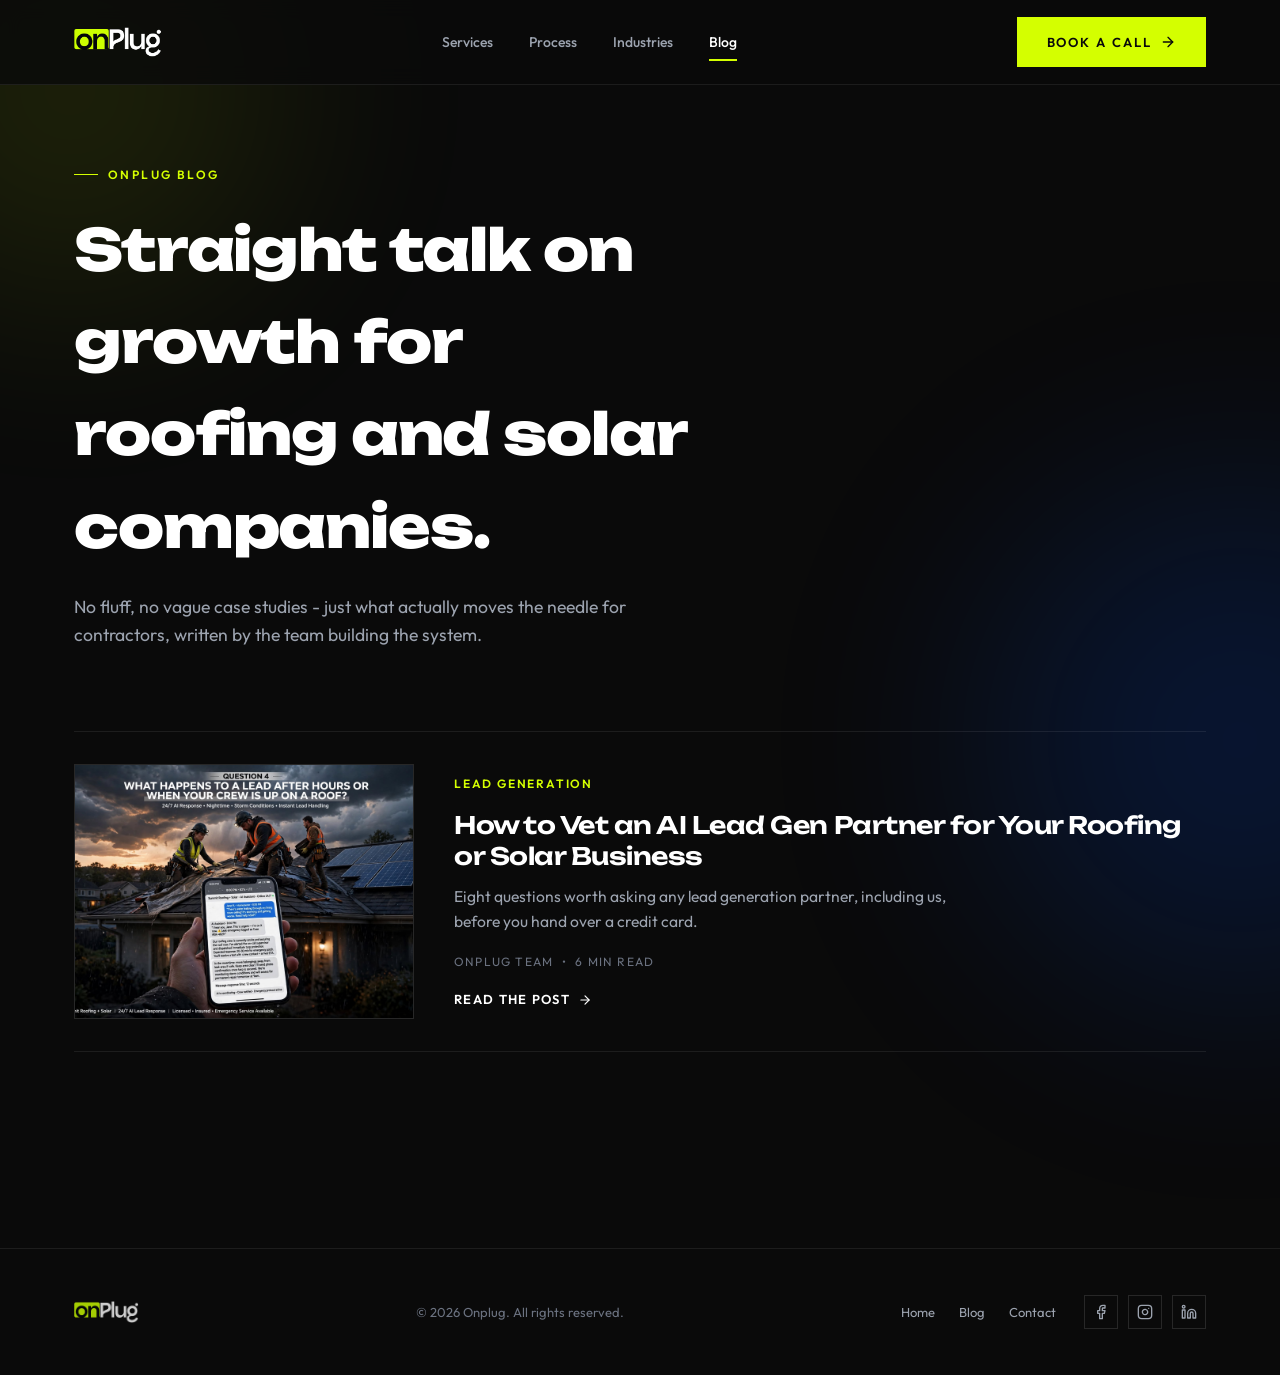
<file: blog/index.html>
<!DOCTYPE html>
<html lang="en">
  <head>
    <meta http-equiv="Content-Type" content="text/html; charset=UTF-8">
    <meta name="viewport" content="width=device-width, initial-scale=1">
    <meta name="theme-color" content="#0A0A0A">
    <meta name="robots" content="index, follow">
    <link rel="canonical" href="https://onplug.co/blog/">

    <title>Blog — OnPlug</title>
    <meta name="description" content="Straight talk on lead generation, AI agents and growth for roofing and solar companies, from the team building OnPlug.">

    <meta property="og:type" content="website">
    <meta property="og:site_name" content="OnPlug">
    <meta property="og:title" content="Blog — OnPlug">
    <meta property="og:description" content="Straight talk on lead generation, AI agents and growth for roofing and solar companies.">
    <meta property="og:url" content="https://onplug.co/blog/">
    <meta property="og:image" content="https://onplug.co/OnPlug_files/favicon-512.png">

    <link rel="icon" href="../OnPlug_files/favicon.ico" sizes="any">
    <link rel="icon" type="image/png" sizes="32x32" href="../OnPlug_files/favicon-32.png">
    <link rel="icon" type="image/png" sizes="16x16" href="../OnPlug_files/favicon-16.png">
    <link rel="apple-touch-icon" sizes="180x180" href="../OnPlug_files/apple-touch-icon.png">

    <link href="./blog.css" rel="stylesheet">
  </head>
  <body>
    <div class="glow glow-lime"></div>
    <div class="glow glow-blue"></div>

    <header class="site-header">
      <div class="container header-inner">
        <a href="../" class="logo">
          <img src="../OnPlug_files/onplug-logo.png" alt="OnPlug">
        </a>
        <nav class="nav-links">
          <a href="../#services">Services</a>
          <a href="../#process">Process</a>
          <a href="../#industries">Industries</a>
          <a href="./" class="active">Blog</a>
        </nav>
        <div class="header-actions">
          <a href="../#contact" class="btn-primary">
            Book a Call
            <svg viewBox="0 0 24 24" fill="none" stroke="currentColor" stroke-width="2" stroke-linecap="round" stroke-linejoin="round"><line x1="5" y1="12" x2="19" y2="12"></line><polyline points="12 5 19 12 12 19"></polyline></svg>
          </a>
          <button class="mobile-toggle" aria-label="Menu" aria-expanded="false" aria-controls="mobilePanel">
            <svg class="icon-menu" width="18" height="18" viewBox="0 0 24 24" fill="none" stroke="currentColor" stroke-width="2" stroke-linecap="round"><line x1="3" y1="6" x2="21" y2="6"></line><line x1="3" y1="12" x2="21" y2="12"></line><line x1="3" y1="18" x2="21" y2="18"></line></svg>
            <svg class="icon-close" width="18" height="18" viewBox="0 0 24 24" fill="none" stroke="currentColor" stroke-width="2" stroke-linecap="round"><line x1="18" y1="6" x2="6" y2="18"></line><line x1="6" y1="6" x2="18" y2="18"></line></svg>
          </button>
        </div>
      </div>
      <nav class="mobile-panel" id="mobilePanel">
        <a href="../#services">Services</a>
        <a href="../#process">Process</a>
        <a href="..#industries">Industries</a>
        <a href="./" class="active">Blog</a>
        <a href="../#contact" class="btn-primary">
          Book a Call
          <svg viewBox="0 0 24 24" fill="none" stroke="currentColor" stroke-width="2" stroke-linecap="round" stroke-linejoin="round"><line x1="5" y1="12" x2="19" y2="12"></line><polyline points="12 5 19 12 12 19"></polyline></svg>
        </a>
      </nav>
    </header>

    <main>
      <section class="blog-hero">
        <div class="container">
          <span class="eyebrow">OnPlug Blog</span>
          <h1>Straight talk on growth for roofing and solar companies.</h1>
          <p>No fluff, no vague case studies - just what actually moves the needle for contractors, written by the team building the system.</p>
        </div>
      </section>

      <section class="post-grid">
        <div class="container">
          <a href="./how-to-vet-an-ai-lead-gen-partner.html" class="post-card">
            <div class="thumb">
              <img src="images/question-4.jpg" alt="A roofing crew works at dusk while a homeowner's phone shows a 24/7 AI assistant responding to an emergency leak report.">
            </div>
            <div>
              <span class="cat">Lead Generation</span>
              <h2>How to Vet an AI Lead Gen Partner for Your Roofing or Solar Business</h2>
              <p class="excerpt">Eight questions worth asking any lead generation partner, including us, before you hand over a credit card.</p>
              <div class="meta">OnPlug Team &nbsp;•&nbsp; 6 min read</div>
              <span class="read-link">
                Read the post
                <svg viewBox="0 0 24 24" fill="none" stroke="currentColor" stroke-width="2" stroke-linecap="round" stroke-linejoin="round"><line x1="5" y1="12" x2="19" y2="12"></line><polyline points="12 5 19 12 12 19"></polyline></svg>
              </span>
            </div>
          </a>
        </div>
      </section>
    </main>

    <footer class="site-footer">
      <div class="container footer-inner">
        <img src="../OnPlug_files/onplug-logo.png" alt="OnPlug">
        <p class="footer-copy">&copy; <span id="year"></span> Onplug. All rights reserved.</p>
        <div class="footer-right">
          <div class="footer-links">
            <a href="../">Home</a>
            <a href="./">Blog</a>
            <a href="../#contact">Contact</a>
          </div>
          <div class="footer-social">
            <a href="https://facebook.com/onplugcoph" target="_blank" rel="noopener noreferrer" aria-label="OnPlug on Facebook">
              <svg viewBox="0 0 24 24" fill="none" stroke="currentColor" stroke-width="2" stroke-linecap="round" stroke-linejoin="round"><path d="M18 2h-3a5 5 0 0 0-5 5v3H7v4h3v8h4v-8h3l1-4h-4V7a1 1 0 0 1 1-1h3z"></path></svg>
            </a>
            <a href="https://www.instagram.com/onplugcoph" target="_blank" rel="noopener noreferrer" aria-label="OnPlug on Instagram">
              <svg viewBox="0 0 24 24" fill="none" stroke="currentColor" stroke-width="2" stroke-linecap="round" stroke-linejoin="round"><rect x="2" y="2" width="20" height="20" rx="5" ry="5"></rect><path d="M16 11.37A4 4 0 1 1 12.63 8 4 4 0 0 1 16 11.37z"></path><line x1="17.5" y1="6.5" x2="17.51" y2="6.5"></line></svg>
            </a>
            <a href="https://www.linkedin.com/company/synergistus" target="_blank" rel="noopener noreferrer" aria-label="OnPlug on LinkedIn">
              <svg viewBox="0 0 24 24" fill="none" stroke="currentColor" stroke-width="2" stroke-linecap="round" stroke-linejoin="round"><path d="M16 8a6 6 0 0 1 6 6v7h-4v-7a2 2 0 0 0-2-2 2 2 0 0 0-2 2v7h-4v-7a6 6 0 0 1 6-6z"></path><rect x="2" y="9" width="4" height="12"></rect><circle cx="4" cy="4" r="2"></circle></svg>
            </a>
          </div>
        </div>
      </div>
    </footer>

    <script>
      document.getElementById('year').textContent = new Date().getFullYear();

      var navToggle = document.querySelector('.mobile-toggle');
      var navPanel = document.getElementById('mobilePanel');
      function closeNav() {
        navPanel.classList.remove('open');
        navToggle.setAttribute('aria-expanded', 'false');
      }
      navToggle.addEventListener('click', function () {
        var isOpen = navPanel.classList.toggle('open');
        navToggle.setAttribute('aria-expanded', isOpen ? 'true' : 'false');
      });
      navPanel.querySelectorAll('a').forEach(function (link) {
        link.addEventListener('click', closeNav);
      });
      window.addEventListener('resize', function () {
        if (window.innerWidth > 760) closeNav();
      });
    </script>
  </body>
</html>
</file>
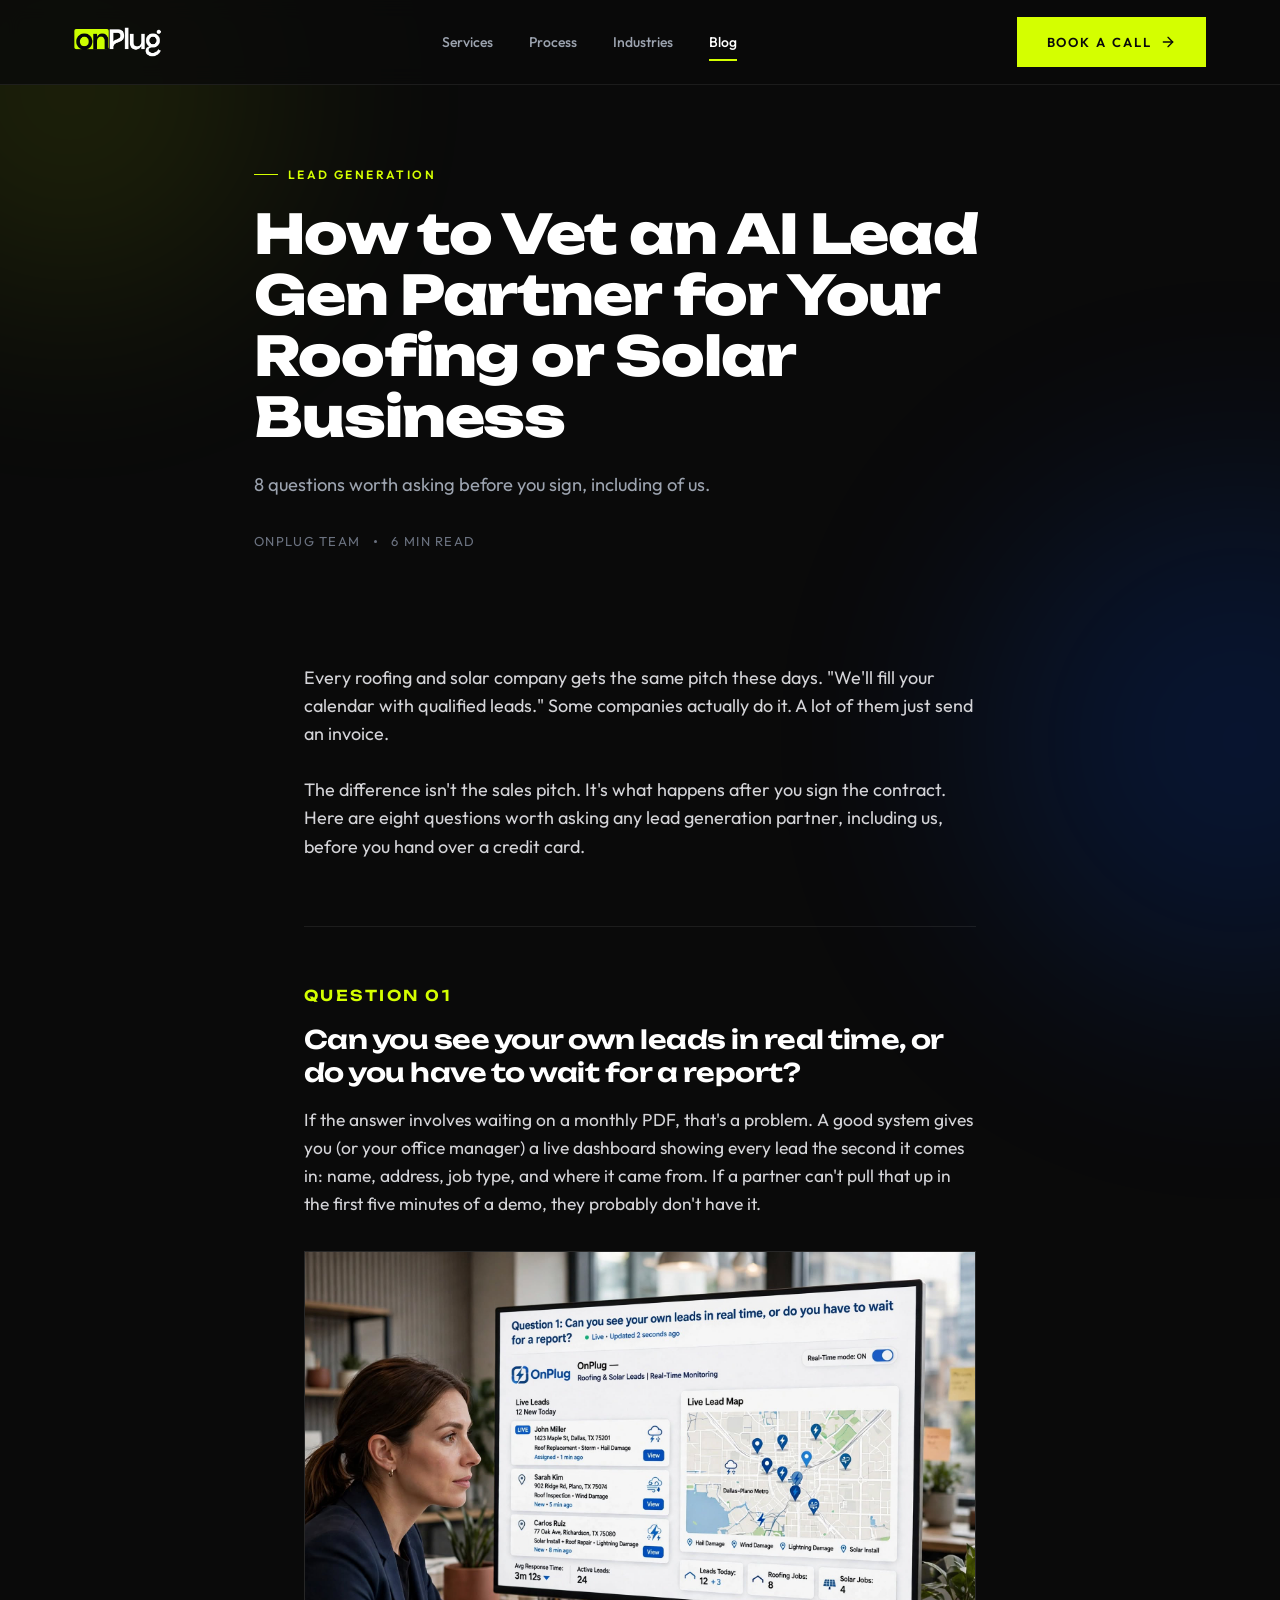
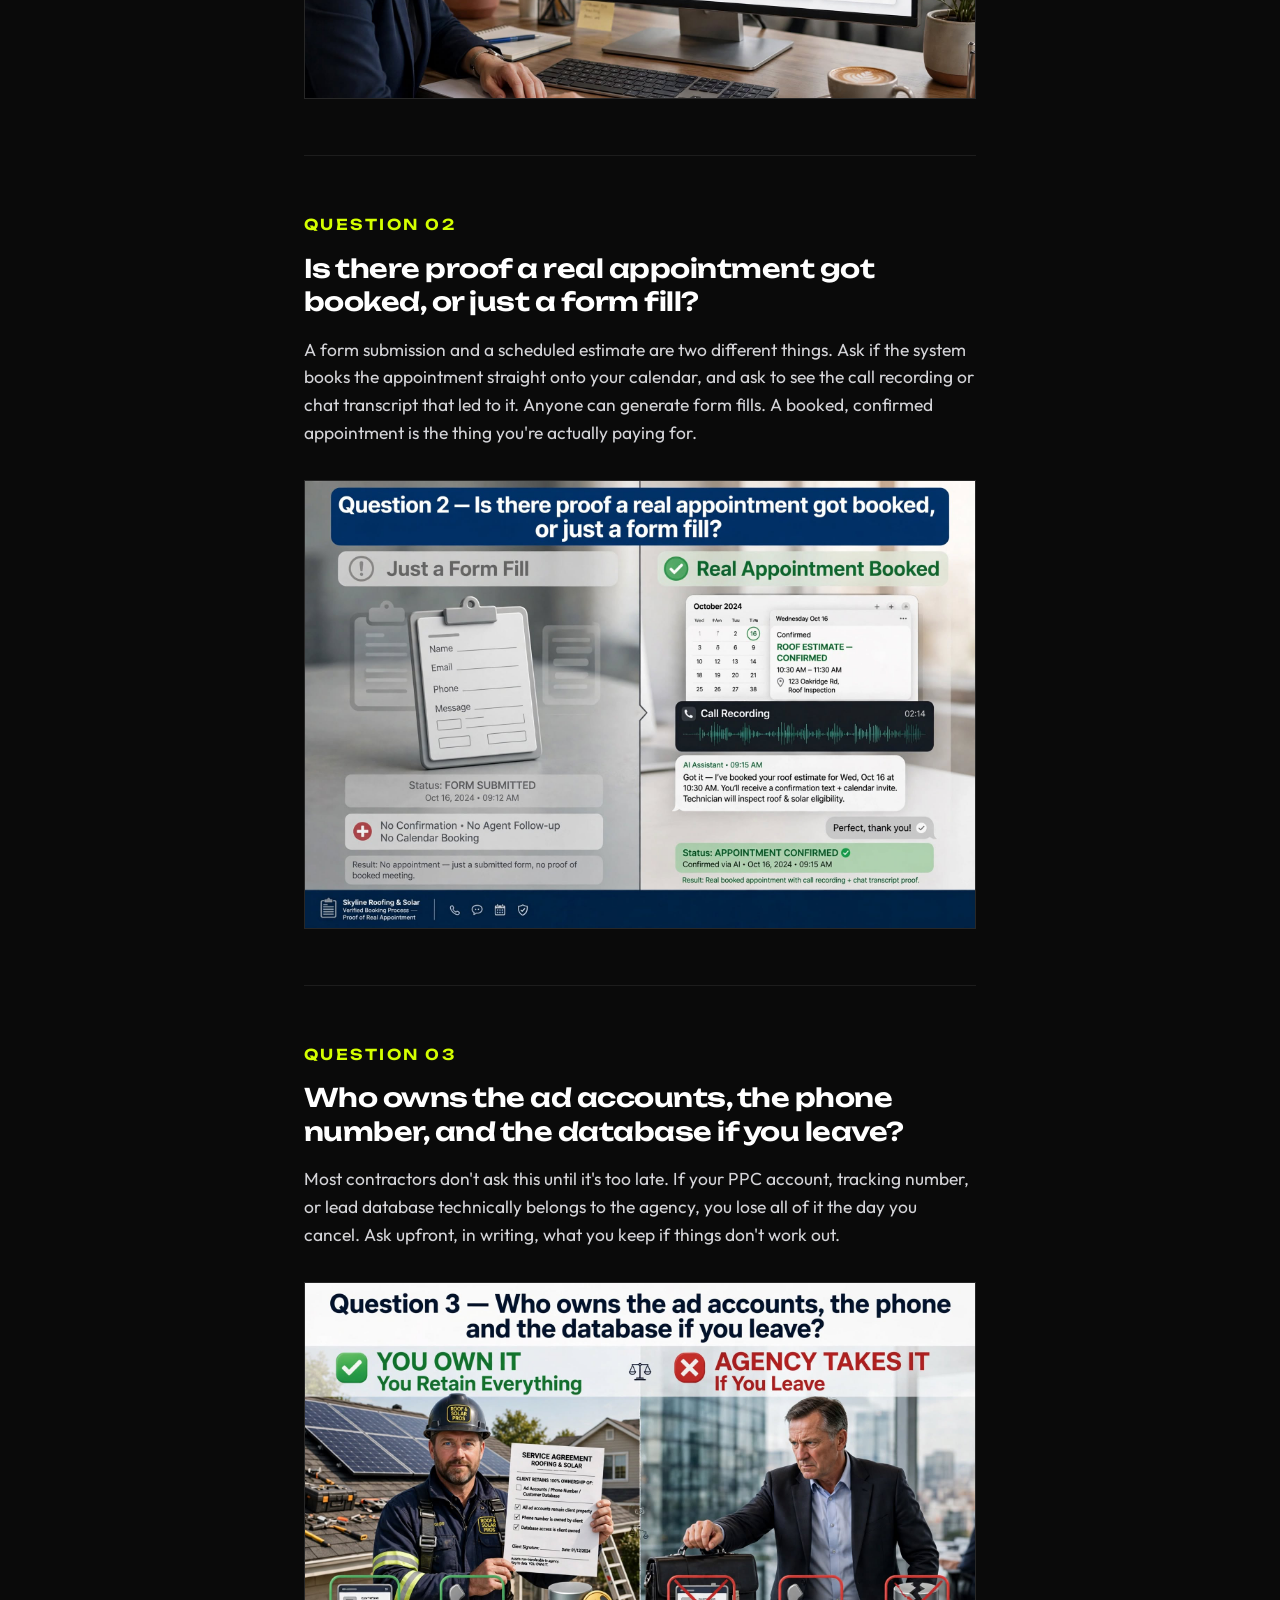
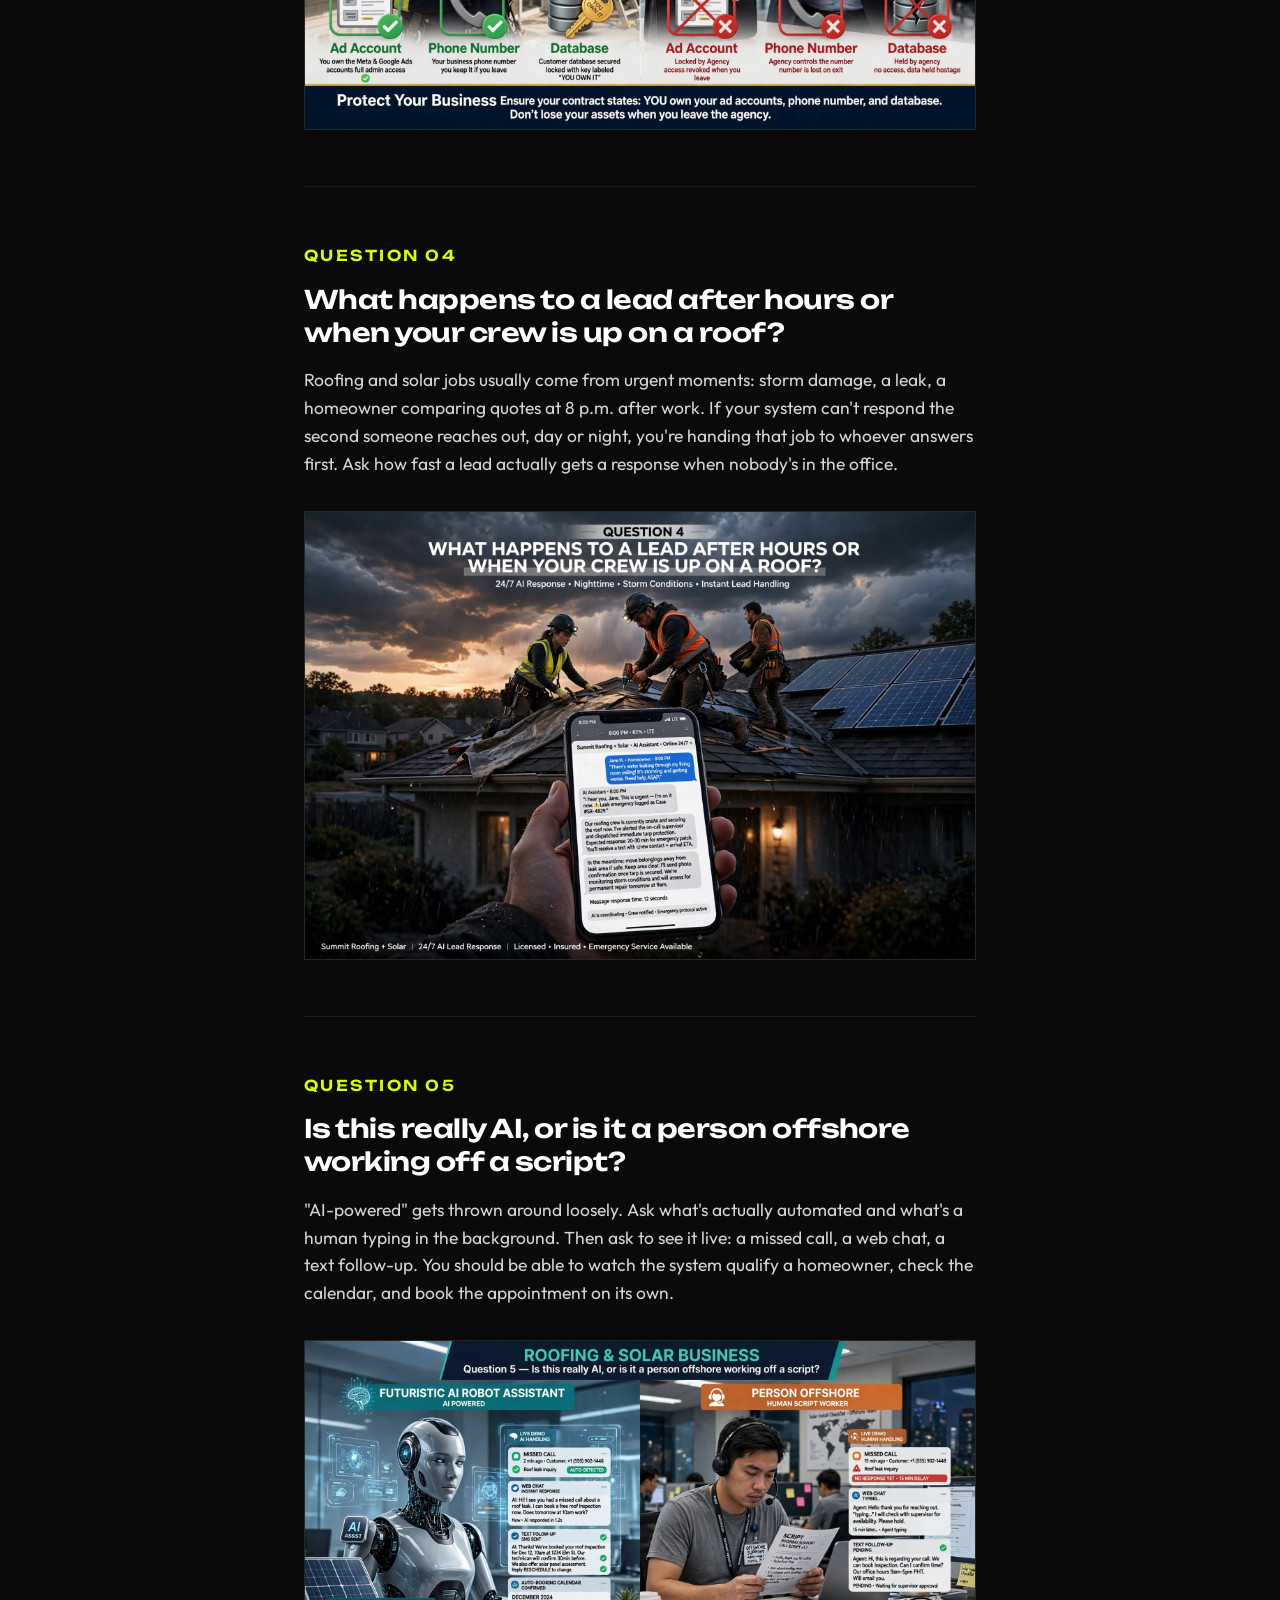
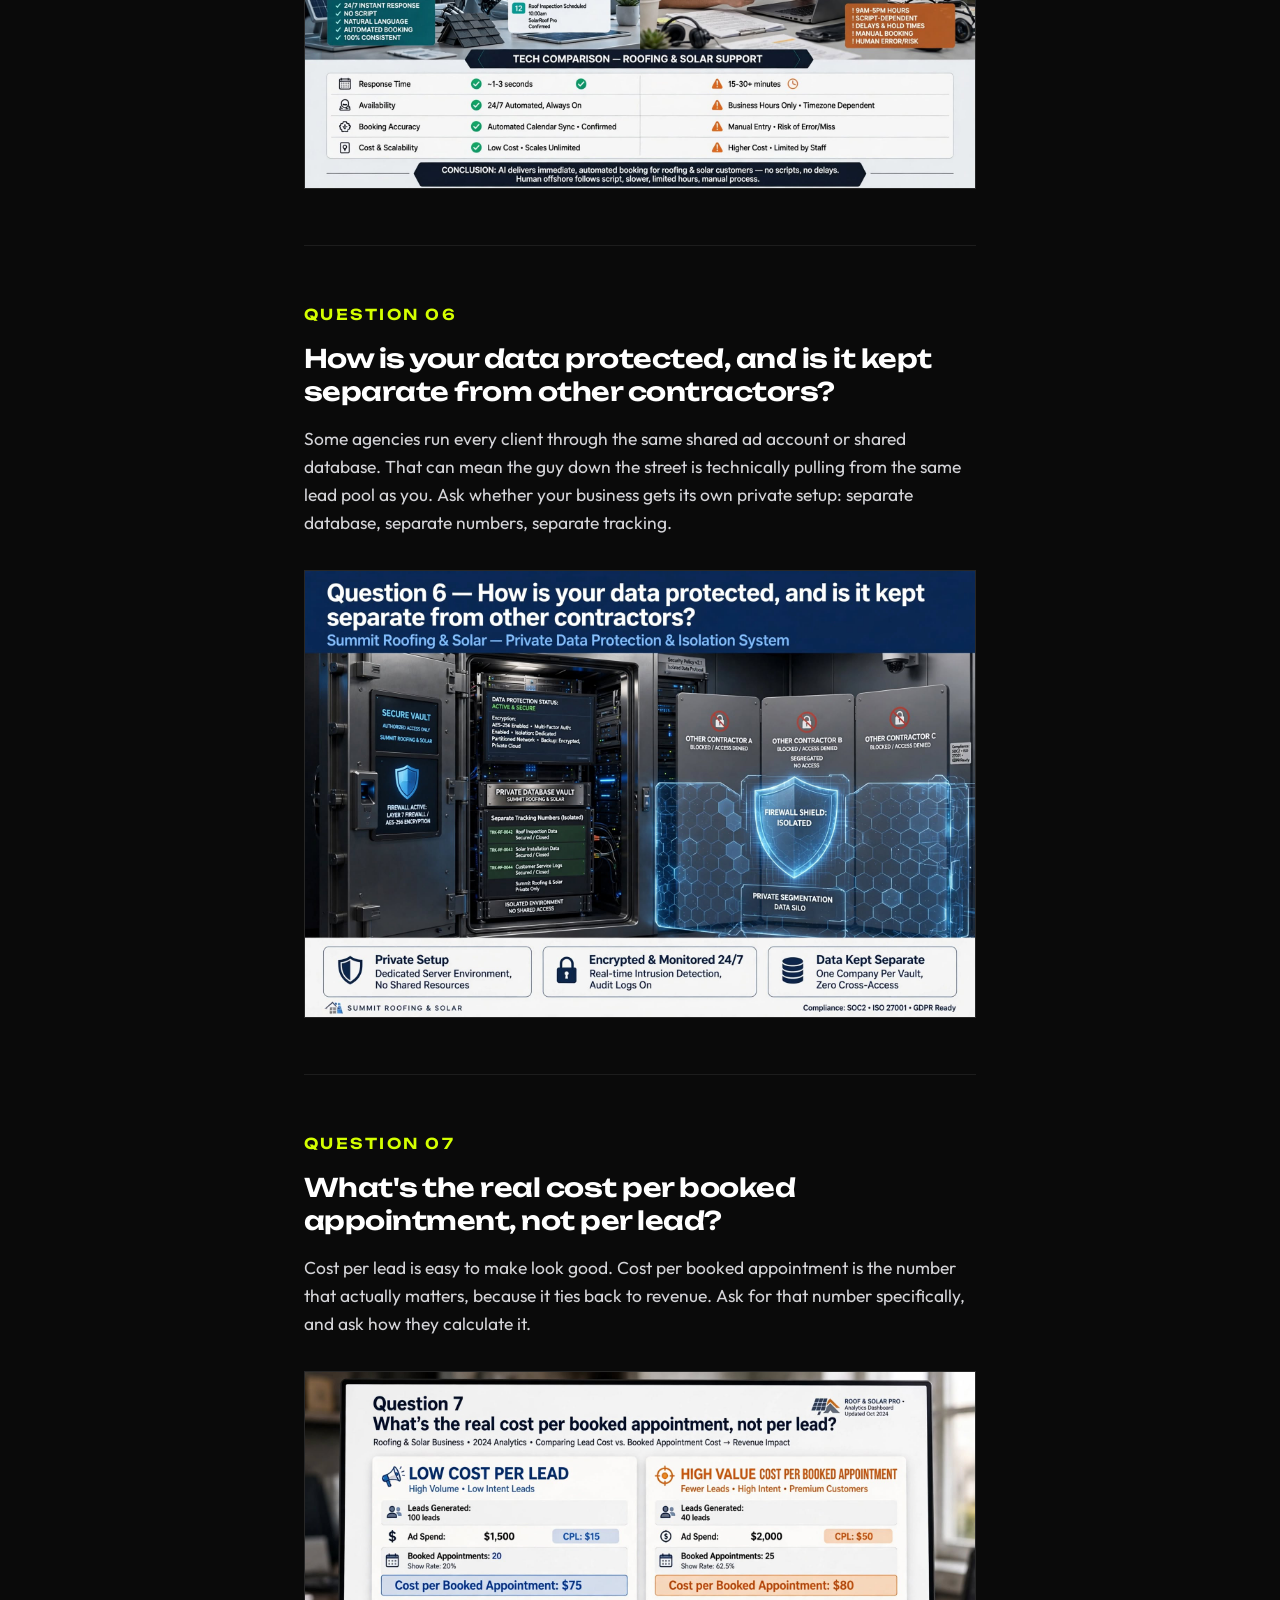
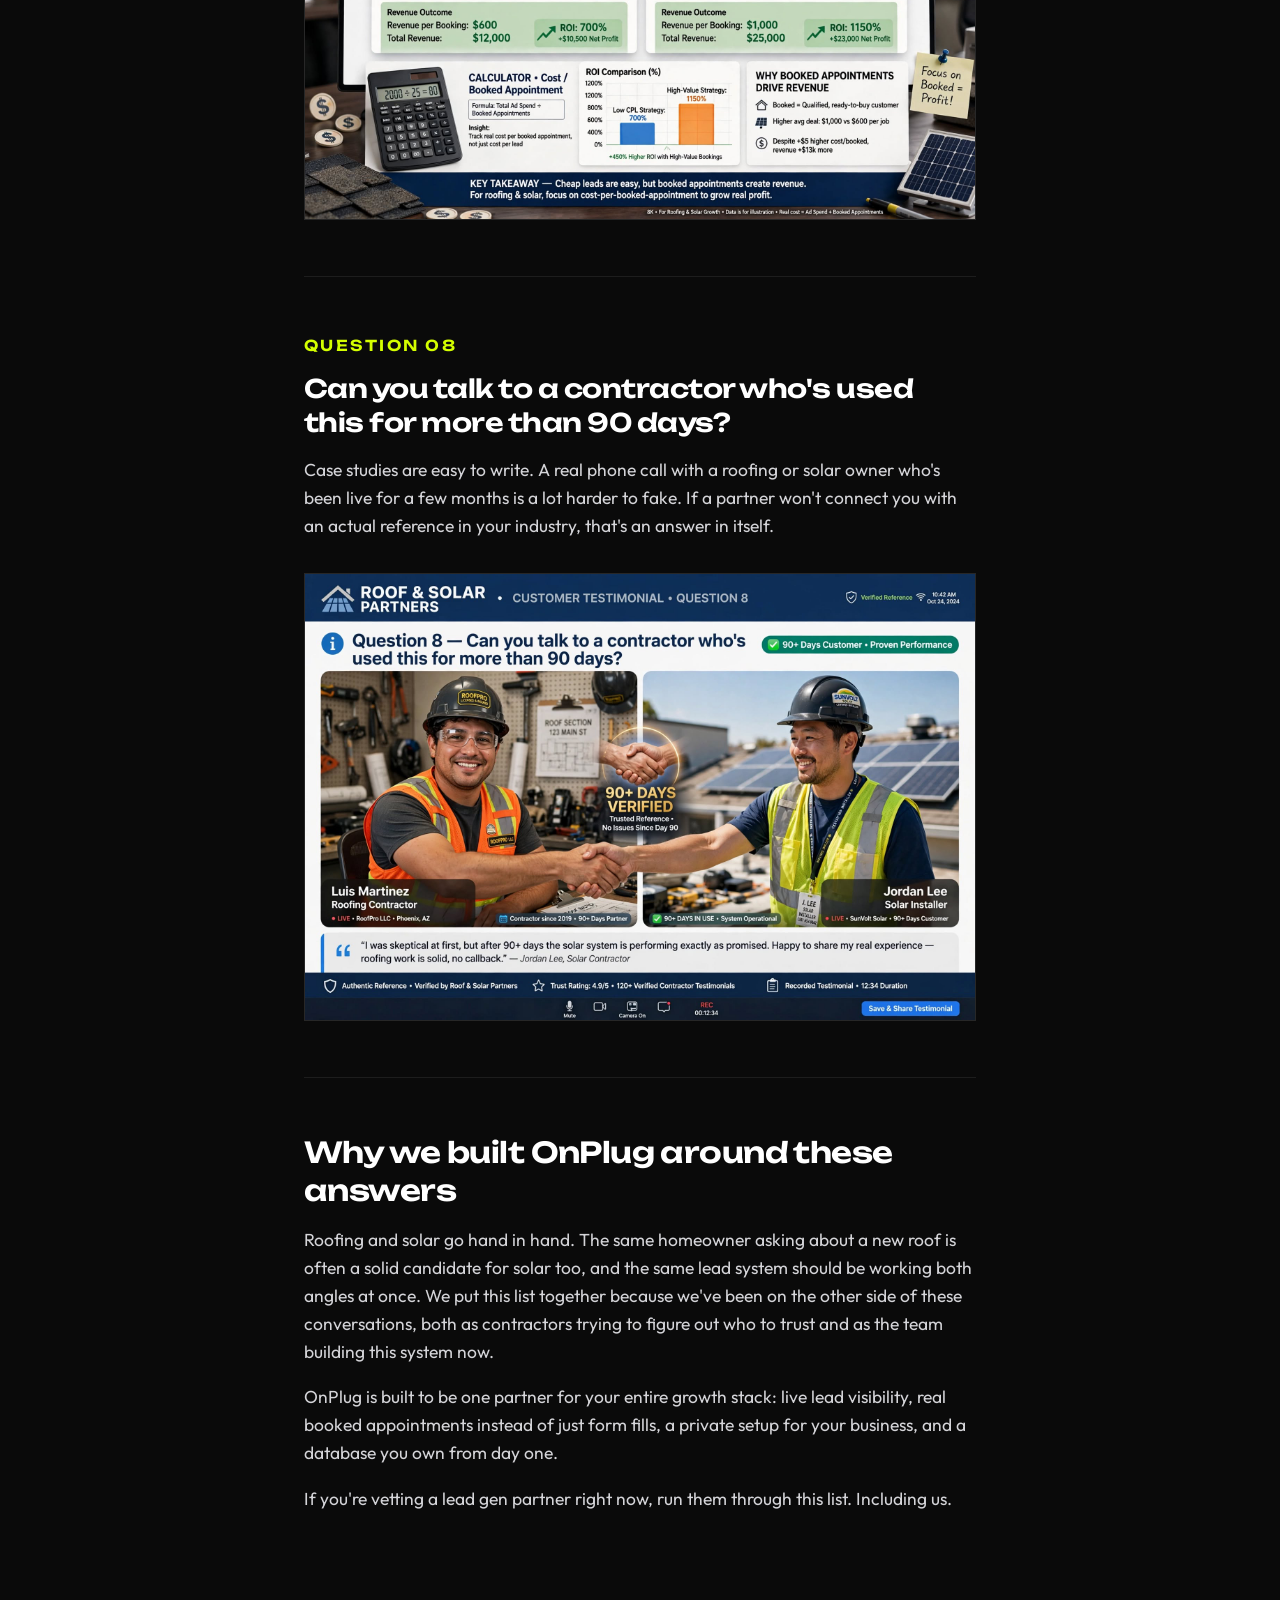
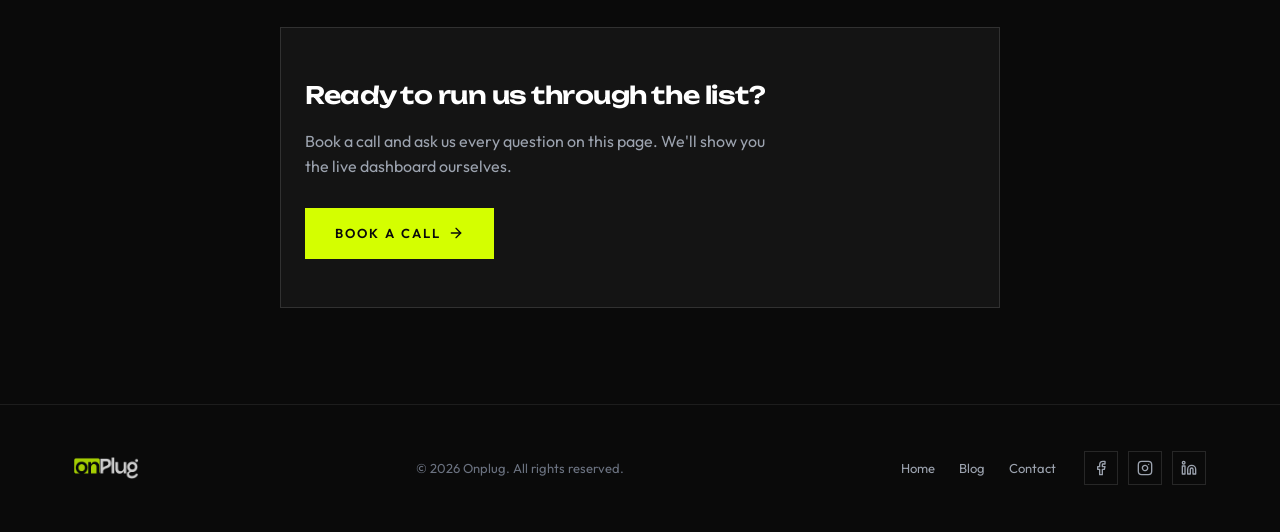
<file: blog/how-to-vet-an-ai-lead-gen-partner.html>
<!DOCTYPE html>
<html lang="en">
  <head>
    <meta http-equiv="Content-Type" content="text/html; charset=UTF-8">
    <meta name="viewport" content="width=device-width, initial-scale=1">
    <meta name="theme-color" content="#0A0A0A">
    <meta name="robots" content="index, follow">
    <link rel="canonical" href="https://onplug.co/blog/how-to-vet-an-ai-lead-gen-partner">

    <title>How to Vet an AI Lead Gen Partner: 8 Questions to Ask First — OnPlug</title>
    <meta name="description" content="Eight questions every roofing and solar company should ask an AI lead generation partner before signing a contract — lead visibility, real bookings, data ownership and more.">

    <meta property="og:type" content="article">
    <meta property="og:site_name" content="OnPlug">
    <meta property="og:title" content="How to Vet an AI Lead Gen Partner for Your Roofing or Solar Business">
    <meta property="og:description" content="Eight questions worth asking any lead generation partner, including us, before you hand over a credit card.">
    <meta property="og:url" content="https://onplug.co/blog/how-to-vet-an-ai-lead-gen-partner">
    <meta property="og:image" content="https://onplug.co/blog/images/question-4.jpg">

    <meta name="twitter:card" content="summary_large_image">
    <meta name="twitter:title" content="How to Vet an AI Lead Gen Partner for Your Roofing or Solar Business">
    <meta name="twitter:description" content="Eight questions worth asking any lead generation partner, including us, before you hand over a credit card.">
    <meta name="twitter:image" content="https://onplug.co/blog/images/question-4.jpg">

    <link rel="icon" href="../OnPlug_files/favicon.ico" sizes="any">
    <link rel="icon" type="image/png" sizes="32x32" href="../OnPlug_files/favicon-32.png">
    <link rel="icon" type="image/png" sizes="16x16" href="../OnPlug_files/favicon-16.png">
    <link rel="apple-touch-icon" sizes="180x180" href="../OnPlug_files/apple-touch-icon.png">

    <script type="application/ld+json">
    {
      "@context": "https://schema.org",
      "@type": "BlogPosting",
      "headline": "How to Vet an AI Lead Gen Partner for Your Roofing or Solar Business: 8 Questions to Ask Before You Sign",
      "publisher": { "@type": "Organization", "name": "OnPlug", "logo": "https://onplug.co/OnPlug_files/favicon-512.png" },
      "mainEntityOfPage": "https://onplug.co/blog/how-to-vet-an-ai-lead-gen-partner",
      "image": "https://onplug.co/blog/images/question-4.jpg"
    }
    </script>

    <link href="./blog.css" rel="stylesheet">
  </head>
  <body>
    <div class="progress-bar" id="progressBar"></div>
    <div class="glow glow-lime"></div>
    <div class="glow glow-blue"></div>

    <header class="site-header">
      <div class="container header-inner">
        <a href="../" class="logo">
          <img src="../OnPlug_files/onplug-logo.png" alt="OnPlug">
        </a>
        <nav class="nav-links">
          <a href="../#services">Services</a>
          <a href="../#process">Process</a>
          <a href="../#industries">Industries</a>
          <a href="./" class="active">Blog</a>
        </nav>
        <div class="header-actions">
          <a href="../#contact" class="btn-primary">
            Book a Call
            <svg viewBox="0 0 24 24" fill="none" stroke="currentColor" stroke-width="2" stroke-linecap="round" stroke-linejoin="round"><line x1="5" y1="12" x2="19" y2="12"></line><polyline points="12 5 19 12 12 19"></polyline></svg>
          </a>
          <button class="mobile-toggle" aria-label="Menu" aria-expanded="false" aria-controls="mobilePanel">
            <svg class="icon-menu" width="18" height="18" viewBox="0 0 24 24" fill="none" stroke="currentColor" stroke-width="2" stroke-linecap="round"><line x1="3" y1="6" x2="21" y2="6"></line><line x1="3" y1="12" x2="21" y2="12"></line><line x1="3" y1="18" x2="21" y2="18"></line></svg>
            <svg class="icon-close" width="18" height="18" viewBox="0 0 24 24" fill="none" stroke="currentColor" stroke-width="2" stroke-linecap="round"><line x1="18" y1="6" x2="6" y2="18"></line><line x1="6" y1="6" x2="18" y2="18"></line></svg>
          </button>
        </div>
      </div>
      <nav class="mobile-panel" id="mobilePanel">
        <a href="../#services">Services</a>
        <a href="../#process">Process</a>
        <a href="../#industries">Industries</a>
        <a href="./" class="active">Blog</a>
        <a href="../#contact" class="btn-primary">
          Book a Call
          <svg viewBox="0 0 24 24" fill="none" stroke="currentColor" stroke-width="2" stroke-linecap="round" stroke-linejoin="round"><line x1="5" y1="12" x2="19" y2="12"></line><polyline points="12 5 19 12 12 19"></polyline></svg>
        </a>
      </nav>
    </header>

    <main>
      <section class="post-hero">
        <div class="container">
          <span class="eyebrow">Lead Generation</span>
          <h1 class="post-title">How to Vet an AI Lead Gen Partner for Your Roofing or Solar Business</h1>
          <p class="post-dek">8 questions worth asking before you sign, including of us.</p>
          <div class="post-meta">
            <span>OnPlug Team</span>
            <span class="dot"></span>
            <span>6 min read</span>
          </div>
        </div>
      </section>

      
      <article class="article">
        <p class="lede">Every roofing and solar company gets the same pitch these days. "We'll fill your calendar with qualified leads." Some companies actually do it. A lot of them just send an invoice.</p>
        <p>The difference isn't the sales pitch. It's what happens after you sign the contract. Here are eight questions worth asking any lead generation partner, including us, before you hand over a credit card.</p>

        <div class="question">
          <span class="question-num">Question 01</span>
          <h2>Can you see your own leads in real time, or do you have to wait for a report?</h2>
          <p>If the answer involves waiting on a monthly PDF, that's a problem. A good system gives you (or your office manager) a live dashboard showing every lead the second it comes in: name, address, job type, and where it came from. If a partner can't pull that up in the first five minutes of a demo, they probably don't have it.</p>
          <figure>
            <img src="images/question-1.webp" alt="Live lead dashboard showing incoming roofing and solar leads on a map in real time.">
          </figure>
        </div>

        <div class="question">
          <span class="question-num">Question 02</span>
          <h2>Is there proof a real appointment got booked, or just a form fill?</h2>
          <p>A form submission and a scheduled estimate are two different things. Ask if the system books the appointment straight onto your calendar, and ask to see the call recording or chat transcript that led to it. Anyone can generate form fills. A booked, confirmed appointment is the thing you're actually paying for.</p>
          <figure>
            <img src="images/question-2.webp" alt="Comparison of a plain form submission versus a confirmed, calendared appointment with a call recording.">
          </figure>
        </div>

        <div class="question">
          <span class="question-num">Question 03</span>
          <h2>Who owns the ad accounts, the phone number, and the database if you leave?</h2>
          <p>Most contractors don't ask this until it's too late. If your PPC account, tracking number, or lead database technically belongs to the agency, you lose all of it the day you cancel. Ask upfront, in writing, what you keep if things don't work out.</p>
          <figure>
            <img src="images/question-3.jpg" alt="Side-by-side comparison of a contractor who retains their ad account, phone number and database versus one whose agency keeps everything.">
          </figure>
        </div>

        <div class="question">
          <span class="question-num">Question 04</span>
          <h2>What happens to a lead after hours or when your crew is up on a roof?</h2>
          <p>Roofing and solar jobs usually come from urgent moments: storm damage, a leak, a homeowner comparing quotes at 8 p.m. after work. If your system can't respond the second someone reaches out, day or night, you're handing that job to whoever answers first. Ask how fast a lead actually gets a response when nobody's in the office.</p>
          <figure>
            <img src="images/question-4.jpg" alt="A roofing crew works during a storm at dusk while a phone shows a 24/7 AI assistant handling an emergency leak inquiry.">
          </figure>
        </div>

        <div class="question">
          <span class="question-num">Question 05</span>
          <h2>Is this really AI, or is it a person offshore working off a script?</h2>
          <p>"AI-powered" gets thrown around loosely. Ask what's actually automated and what's a human typing in the background. Then ask to see it live: a missed call, a web chat, a text follow-up. You should be able to watch the system qualify a homeowner, check the calendar, and book the appointment on its own.</p>
          <figure>
            <img src="images/question-5.webp" alt="Comparison of an automated AI assistant instantly handling a missed call versus an offshore agent working from a script with delays.">
          </figure>
        </div>

        <div class="question">
          <span class="question-num">Question 06</span>
          <h2>How is your data protected, and is it kept separate from other contractors?</h2>
          <p>Some agencies run every client through the same shared ad account or shared database. That can mean the guy down the street is technically pulling from the same lead pool as you. Ask whether your business gets its own private setup: separate database, separate numbers, separate tracking.</p>
          <figure>
            <img src="images/question-6.webp" alt="Illustration of an isolated, encrypted data vault kept private from other contractors on the same platform.">
          </figure>
        </div>

        <div class="question">
          <span class="question-num">Question 07</span>
          <h2>What's the real cost per booked appointment, not per lead?</h2>
          <p>Cost per lead is easy to make look good. Cost per booked appointment is the number that actually matters, because it ties back to revenue. Ask for that number specifically, and ask how they calculate it.</p>
          <figure>
            <img src="images/question-7.jpg" alt="Cost comparison showing low cost per lead versus the more meaningful cost per booked appointment.">
          </figure>
        </div>

        <div class="question">
          <span class="question-num">Question 08</span>
          <h2>Can you talk to a contractor who's used this for more than 90 days?</h2>
          <p>Case studies are easy to write. A real phone call with a roofing or solar owner who's been live for a few months is a lot harder to fake. If a partner won't connect you with an actual reference in your industry, that's an answer in itself.</p>
          <figure>
            <img src="images/question-8.webp" alt="Testimonial from a roofing and solar contractor who has used the system for more than 90 days.">
          </figure>
        </div>

        <div class="closing">
          <h2>Why we built OnPlug around these answers</h2>
          <p>Roofing and solar go hand in hand. The same homeowner asking about a new roof is often a solid candidate for solar too, and the same lead system should be working both angles at once. We put this list together because we've been on the other side of these conversations, both as contractors trying to figure out who to trust and as the team building this system now.</p>
          <p>OnPlug is built to be one partner for your entire growth stack: live lead visibility, real booked appointments instead of just form fills, a private setup for your business, and a database you own from day one.</p>
          <p>If you're vetting a lead gen partner right now, run them through this list. Including us.</p>
        </div>
      </article>

      <div class="cta-panel">
        <h3>Ready to run us through the list?</h3>
        <p>Book a call and ask us every question on this page. We'll show you the live dashboard ourselves.</p>
        <a href="../#contact" class="btn-primary">
          Book a Call
          <svg viewBox="0 0 24 24" fill="none" stroke="currentColor" stroke-width="2" stroke-linecap="round" stroke-linejoin="round"><line x1="5" y1="12" x2="19" y2="12"></line><polyline points="12 5 19 12 12 19"></polyline></svg>
        </a>
      </div>
    </main>

    <footer class="site-footer">
      <div class="container footer-inner">
        <img src="../OnPlug_files/onplug-logo.png" alt="OnPlug">
        <p class="footer-copy">&copy; <span id="year"></span> Onplug. All rights reserved.</p>
        <div class="footer-right">
          <div class="footer-links">
            <a href="../">Home</a>
            <a href="./">Blog</a>
            <a href="../#contact">Contact</a>
          </div>
          <div class="footer-social">
            <a href="https://facebook.com/onplugcoph" target="_blank" rel="noopener noreferrer" aria-label="OnPlug on Facebook">
              <svg viewBox="0 0 24 24" fill="none" stroke="currentColor" stroke-width="2" stroke-linecap="round" stroke-linejoin="round"><path d="M18 2h-3a5 5 0 0 0-5 5v3H7v4h3v8h4v-8h3l1-4h-4V7a1 1 0 0 1 1-1h3z"></path></svg>
            </a>
            <a href="https://www.instagram.com/onplugcoph" target="_blank" rel="noopener noreferrer" aria-label="OnPlug on Instagram">
              <svg viewBox="0 0 24 24" fill="none" stroke="currentColor" stroke-width="2" stroke-linecap="round" stroke-linejoin="round"><rect x="2" y="2" width="20" height="20" rx="5" ry="5"></rect><path d="M16 11.37A4 4 0 1 1 12.63 8 4 4 0 0 1 16 11.37z"></path><line x1="17.5" y1="6.5" x2="17.51" y2="6.5"></line></svg>
            </a>
            <a href="https://www.linkedin.com/company/synergistus" target="_blank" rel="noopener noreferrer" aria-label="OnPlug on LinkedIn">
              <svg viewBox="0 0 24 24" fill="none" stroke="currentColor" stroke-width="2" stroke-linecap="round" stroke-linejoin="round"><path d="M16 8a6 6 0 0 1 6 6v7h-4v-7a2 2 0 0 0-2-2 2 2 0 0 0-2 2v7h-4v-7a6 6 0 0 1 6-6z"></path><rect x="2" y="9" width="4" height="12"></rect><circle cx="4" cy="4" r="2"></circle></svg>
            </a>
          </div>
        </div>
      </div>
    </footer>

    <script>
      document.getElementById('year').textContent = new Date().getFullYear();
      var bar = document.getElementById('progressBar');
      window.addEventListener('scroll', function () {
        var h = document.documentElement;
        var scrolled = (h.scrollTop) / (h.scrollHeight - h.clientHeight) * 100;
        bar.style.width = scrolled + '%';
      });

      var navToggle = document.querySelector('.mobile-toggle');
      var navPanel = document.getElementById('mobilePanel');
      function closeNav() {
        navPanel.classList.remove('open');
        navToggle.setAttribute('aria-expanded', 'false');
      }
      navToggle.addEventListener('click', function () {
        var isOpen = navPanel.classList.toggle('open');
        navToggle.setAttribute('aria-expanded', isOpen ? 'true' : 'false');
      });
      navPanel.querySelectorAll('a').forEach(function (link) {
        link.addEventListener('click', closeNav);
      });
      window.addEventListener('resize', function () {
        if (window.innerWidth > 760) closeNav();
      });
    </script>
  </body>
</html>
</file>
<file: blog/blog.css>
@import url('https://fonts.googleapis.com/css2?family=Unbounded:wght@300;400;600;800;900&family=Outfit:wght@300;400;500;600&display=swap');

:root {
  --bg: #0A0A0A;
  --surface: #141414;
  --accent: #D4FF00;
  --blue: #0055FF;
  --text: #ffffff;
  --muted: #9CA3AF;
  --muted-dim: #6b7280;
  --border: rgba(255, 255, 255, 0.12);
  --border-soft: rgba(255, 255, 255, 0.08);
}

* { box-sizing: border-box; }

html { scroll-behavior: smooth; }

body {
  margin: 0;
  background: var(--bg);
  color: var(--text);
  font-family: 'Outfit', sans-serif;
  font-weight: 400;
  line-height: 1.6;
  overflow-x: hidden;
  -webkit-font-smoothing: antialiased;
}

h1, h2, h3, .font-display {
  font-family: 'Unbounded', sans-serif;
  letter-spacing: -0.02em;
  margin: 0;
}

::selection { background: var(--accent); color: var(--bg); }

a { color: inherit; text-decoration: none; }

img { max-width: 100%; display: block; }

.container {
  max-width: 1180px;
  margin: 0 auto;
  padding: 0 24px;
}

/* ambient glow blobs, matches home page treatment */
.glow {
  position: fixed;
  border-radius: 999px;
  pointer-events: none;
  z-index: 0;
  filter: blur(120px);
}
.glow-lime {
  width: 420px; height: 420px;
  background: var(--accent);
  opacity: 0.10;
  top: -120px; left: -140px;
}
.glow-blue {
  width: 520px; height: 520px;
  background: var(--blue);
  opacity: 0.16;
  top: 480px; right: -220px;
}

/* progress bar */
.progress-bar {
  position: fixed;
  top: 0; left: 0;
  height: 2px;
  width: 0%;
  background: var(--accent);
  z-index: 200;
  transition: width 0.1s linear;
}

/* header */
.site-header {
  position: sticky;
  top: 0;
  z-index: 100;
  background: rgba(10, 10, 10, 0.82);
  backdrop-filter: blur(10px);
  border-bottom: 1px solid var(--border-soft);
}
.header-inner {
  display: flex;
  align-items: center;
  justify-content: space-between;
  height: 84px;
}
.logo img {
  height: 30px;
  width: auto;
}
.nav-links {
  display: flex;
  align-items: center;
  gap: 36px;
}
.nav-links a {
  font-size: 14px;
  font-weight: 500;
  color: var(--muted);
  transition: color 0.2s ease;
  padding: 6px 0;
  position: relative;
}
.nav-links a:hover { color: var(--text); }
.nav-links a.active { color: var(--text); }
.nav-links a.active::after {
  content: '';
  position: absolute;
  left: 0; bottom: -2px;
  width: 100%; height: 2px;
  background: var(--accent);
}
.header-actions { display: flex; align-items: center; gap: 24px; }

.btn-primary {
  display: inline-flex;
  align-items: center;
  gap: 8px;
  background: var(--accent);
  color: var(--bg);
  padding: 15px 30px;
  font-size: 13px;
  font-weight: 600;
  text-transform: uppercase;
  letter-spacing: 0.15em;
  border: none;
  cursor: pointer;
  transition: transform 0.2s ease, box-shadow 0.2s ease;
  white-space: nowrap;
}
.btn-primary:hover {
  transform: translateY(-2px);
  box-shadow: 0 8px 24px rgba(212, 255, 0, 0.25);
}
.btn-primary svg { width: 16px; height: 16px; }

.btn-outline {
  display: inline-flex;
  align-items: center;
  gap: 8px;
  background: transparent;
  color: var(--text);
  border: 1px solid rgba(255,255,255,0.2);
  padding: 14px 28px;
  font-size: 13px;
  font-weight: 600;
  text-transform: uppercase;
  letter-spacing: 0.15em;
  transition: border-color 0.2s ease, color 0.2s ease;
}
.btn-outline:hover { border-color: var(--accent); color: var(--accent); }

.mobile-toggle { display: none; }
.mobile-toggle .icon-close { display: none; }
.mobile-toggle[aria-expanded="true"] .icon-menu { display: none; }
.mobile-toggle[aria-expanded="true"] .icon-close { display: block; }

.mobile-panel { display: none; }

/* eyebrow label */
.eyebrow {
  display: inline-flex;
  align-items: center;
  gap: 10px;
  font-size: 12px;
  font-weight: 600;
  text-transform: uppercase;
  letter-spacing: 0.2em;
  color: var(--accent);
}
.eyebrow::before {
  content: '';
  width: 24px;
  height: 1px;
  background: var(--accent);
}

/* article hero */
.post-hero {
  position: relative;
  z-index: 1;
  padding: 72px 0 48px;
}
.post-hero .container { max-width: 820px; }
.post-title {
  font-size: clamp(2rem, 4.5vw, 3.4rem);
  font-weight: 800;
  line-height: 1.12;
  margin-top: 20px;
}
.post-dek {
  margin-top: 22px;
  font-size: 1.15rem;
  color: var(--muted);
  line-height: 1.6;
  max-width: 640px;
}
.post-meta {
  display: flex;
  align-items: center;
  gap: 14px;
  margin-top: 32px;
  font-size: 13px;
  color: var(--muted-dim);
  text-transform: uppercase;
  letter-spacing: 0.1em;
}
.post-meta .dot { width: 3px; height: 3px; background: var(--muted-dim); border-radius: 999px; }

.cover-frame {
  position: relative;
  z-index: 1;
  max-width: 1000px;
  margin: 0 auto 8px;
  padding: 0 24px;
}
.cover-frame img {
  width: 100%;
  border: 1px solid var(--border);
  aspect-ratio: 16/9;
  object-fit: cover;
  object-position: center 30%;
}

/* article body */
.article {
  position: relative;
  z-index: 1;
  max-width: 720px;
  margin: 0 auto;
  padding: 64px 24px 40px;
}
.article > p {
  font-size: 1.125rem;
  color: #d4d4d8;
  margin: 0 0 28px;
}
.lede {
  font-size: 1.3rem;
  color: var(--text);
  font-weight: 400;
  line-height: 1.55;
}

.question {
  padding-top: 56px;
  margin-top: 56px;
  border-top: 1px solid var(--border-soft);
}
.question:first-of-type {
  margin-top: 64px;
}
.question-num {
  font-family: 'Unbounded', sans-serif;
  font-size: 15px;
  font-weight: 600;
  color: var(--accent);
  letter-spacing: 0.15em;
  text-transform: uppercase;
}
.question h2 {
  font-size: 1.6rem;
  font-weight: 600;
  line-height: 1.3;
  margin-top: 14px;
  color: var(--text);
}
.question p {
  font-size: 1.09rem;
  color: #d4d4d8;
  margin-top: 18px;
}
.question figure {
  margin: 32px 0 0;
}
.question figure img {
  width: 100%;
  border: 1px solid var(--border);
}

.closing {
  padding-top: 56px;
  margin-top: 56px;
  border-top: 1px solid var(--border-soft);
}
.closing h2 {
  font-size: 1.8rem;
  font-weight: 600;
  line-height: 1.3;
}
.closing p {
  font-size: 1.09rem;
  color: #d4d4d8;
  margin-top: 18px;
}

.cta-panel {
  position: relative;
  z-index: 1;
  max-width: 720px;
  margin: 56px auto 0;
  padding: 48px 24px;
  border: 1px solid var(--border);
  background: var(--surface);
  text-align: left;
}
.cta-panel h3 {
  font-size: 1.5rem;
  font-weight: 600;
  max-width: 480px;
}
.cta-panel p {
  color: var(--muted);
  margin: 14px 0 28px;
  max-width: 480px;
}

/* footer */
.site-footer {
  position: relative;
  z-index: 1;
  border-top: 1px solid var(--border-soft);
  margin-top: 96px;
  padding: 40px 0;
}
.footer-inner {
  display: flex;
  align-items: center;
  justify-content: space-between;
  flex-wrap: wrap;
  gap: 20px;
}
.footer-inner img { height: 22px; opacity: 0.8; }
.footer-copy {
  font-size: 13px;
  color: var(--muted-dim);
}
.footer-right {
  display: flex;
  align-items: center;
  gap: 28px;
  flex-wrap: wrap;
}
.footer-links { display: flex; gap: 24px; }
.footer-links a { font-size: 13px; color: var(--muted); }
.footer-links a:hover { color: var(--text); }
.footer-social { display: flex; gap: 10px; }
.footer-social a {
  width: 34px;
  height: 34px;
  display: inline-flex;
  align-items: center;
  justify-content: center;
  border: 1px solid var(--border);
  color: var(--muted);
  transition: color 0.2s ease, border-color 0.2s ease;
}
.footer-social a:hover { color: var(--accent); border-color: var(--accent); }
.footer-social svg { width: 16px; height: 16px; }

/* blog index page */
.blog-hero { padding: 72px 0 40px; position: relative; z-index: 1; }
.blog-hero h1 {
  font-size: clamp(2.2rem, 5vw, 3.6rem);
  font-weight: 800;
  margin-top: 20px;
  max-width: 620px;
}
.blog-hero p {
  margin-top: 20px;
  font-size: 1.1rem;
  color: var(--muted);
  max-width: 560px;
}

.post-grid {
  position: relative;
  z-index: 1;
  padding: 24px 0 100px;
}
.post-card {
  display: grid;
  grid-template-columns: 340px 1fr;
  gap: 40px;
  padding: 32px 0;
  border-top: 1px solid var(--border-soft);
  align-items: center;
}
.post-card:last-child { border-bottom: 1px solid var(--border-soft); }
.post-card .thumb {
  aspect-ratio: 4/3;
  overflow: hidden;
  border: 1px solid var(--border);
}
.post-card .thumb img {
  width: 100%; height: 100%; object-fit: cover;
  transition: transform 0.4s ease;
}
.post-card:hover .thumb img { transform: scale(1.04); }
.post-card .cat {
  font-size: 12px;
  font-weight: 600;
  text-transform: uppercase;
  letter-spacing: 0.15em;
  color: var(--accent);
}
.post-card h2 {
  font-size: 1.5rem;
  font-weight: 600;
  margin-top: 14px;
  line-height: 1.3;
}
.post-card .excerpt {
  margin-top: 12px;
  color: var(--muted);
  font-size: 0.98rem;
  line-height: 1.6;
  max-width: 520px;
}
.post-card .meta {
  margin-top: 18px;
  font-size: 12px;
  color: var(--muted-dim);
  text-transform: uppercase;
  letter-spacing: 0.1em;
}
.post-card .read-link {
  margin-top: 18px;
  display: inline-flex;
  align-items: center;
  gap: 8px;
  font-size: 13px;
  font-weight: 600;
  color: var(--text);
  text-transform: uppercase;
  letter-spacing: 0.1em;
}
.post-card .read-link svg { width: 14px; height: 14px; transition: transform 0.2s ease; }
.post-card:hover .read-link svg { transform: translateX(4px); }

@media (max-width: 760px) {
  .nav-links { display: none; }
  .header-inner .btn-primary { display: none; }
  .mobile-toggle {
    display: inline-flex;
    width: 40px; height: 40px;
    align-items: center; justify-content: center;
    background: transparent;
    border: 1px solid var(--border);
    color: var(--text);
    cursor: pointer;
    z-index: 101;
    position: relative;
  }
  .mobile-panel {
    display: block;
    position: fixed;
    top: 84px; left: 0; right: 0;
    max-height: calc(100vh - 84px);
    overflow-y: auto;
    background: var(--bg);
    border-bottom: 1px solid var(--border);
    padding: 8px 24px 28px;
    transform: translateY(-12px);
    opacity: 0;
    visibility: hidden;
    transition: opacity 0.22s ease, transform 0.22s ease, visibility 0.22s;
    z-index: 99;
  }
  .mobile-panel.open {
    opacity: 1;
    transform: translateY(0);
    visibility: visible;
  }
  .mobile-panel a {
    display: block;
    padding: 16px 2px;
    font-size: 16px;
    font-weight: 500;
    color: var(--muted);
    border-bottom: 1px solid var(--border-soft);
  }
  .mobile-panel a.active { color: var(--text); }
  .mobile-panel a.btn-primary,
  .mobile-panel a.btn-primary:hover {
    color: var(--bg);
    border-bottom: none;
    width: 100%;
    justify-content: center;
    margin-top: 20px;
  }
  .post-card {
    grid-template-columns: 1fr;
    gap: 20px;
  }
  .cta-panel { padding: 32px 20px; }
}
</file>
